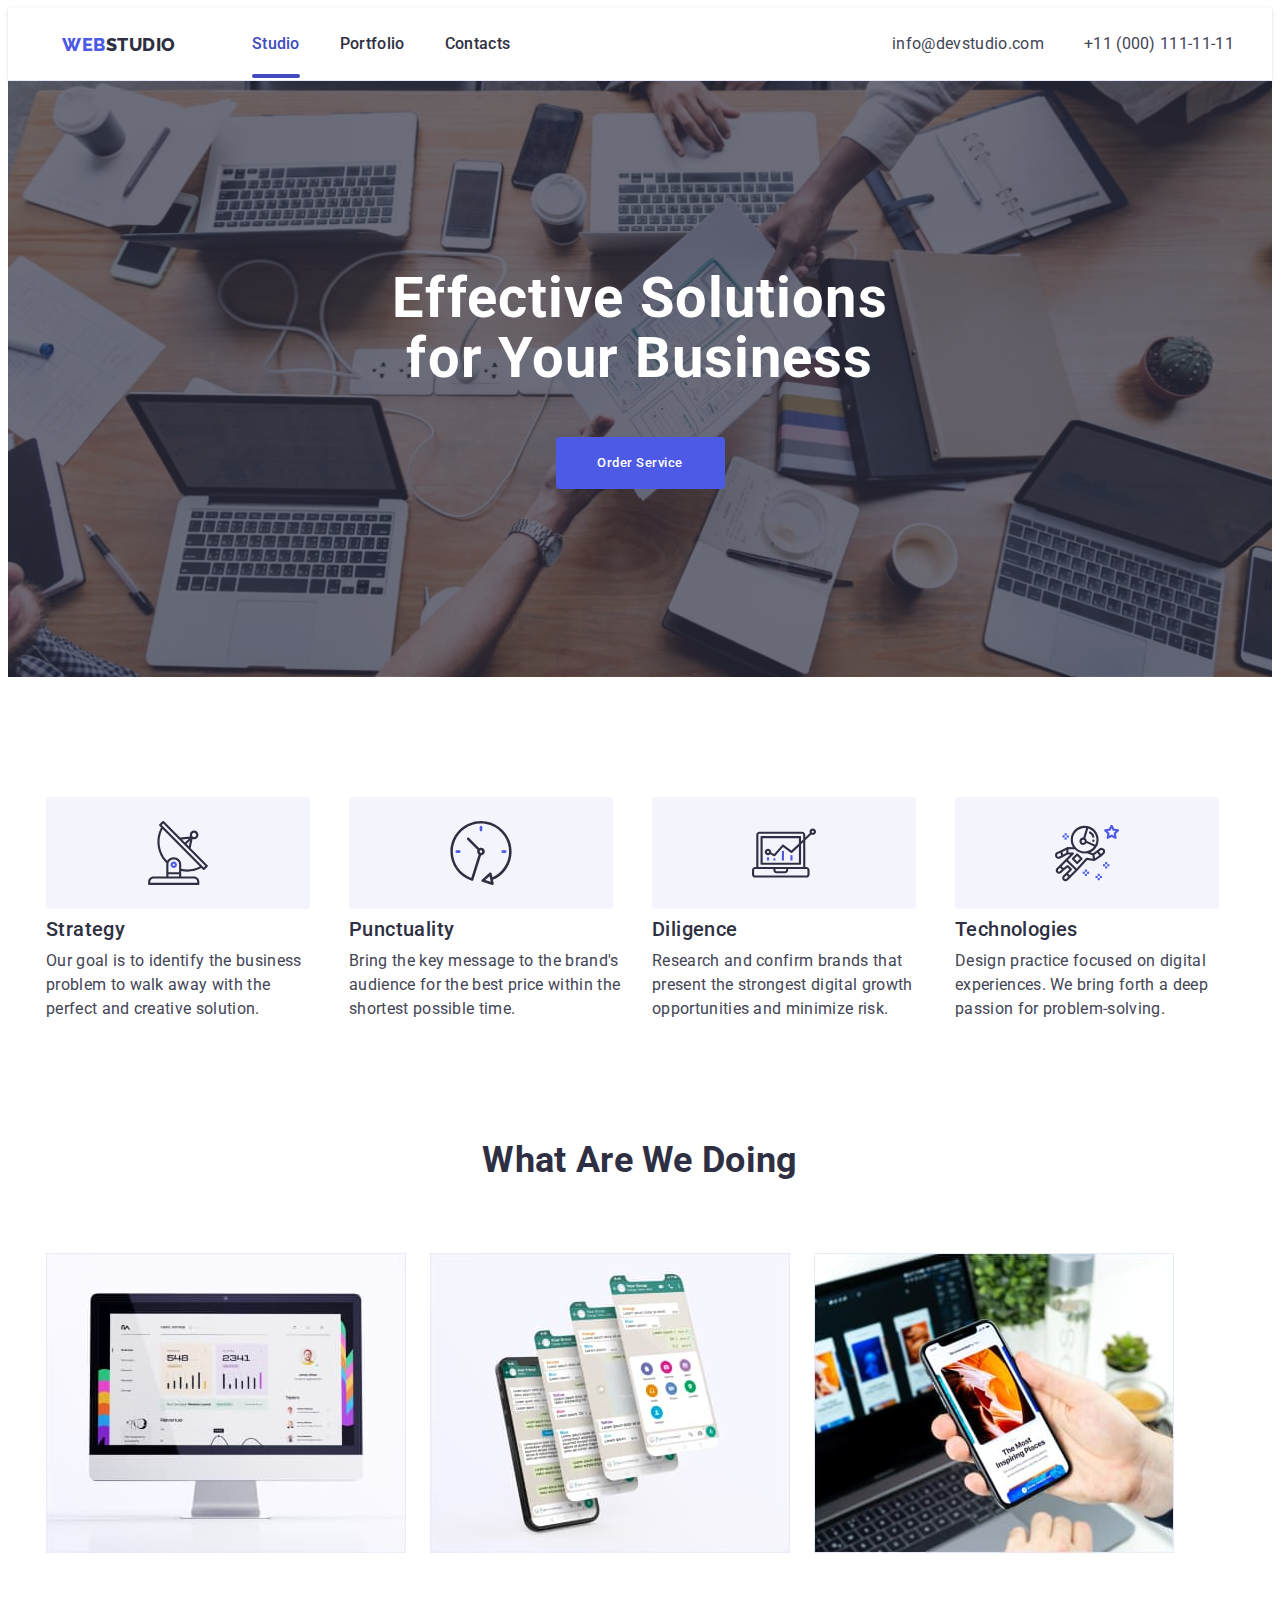
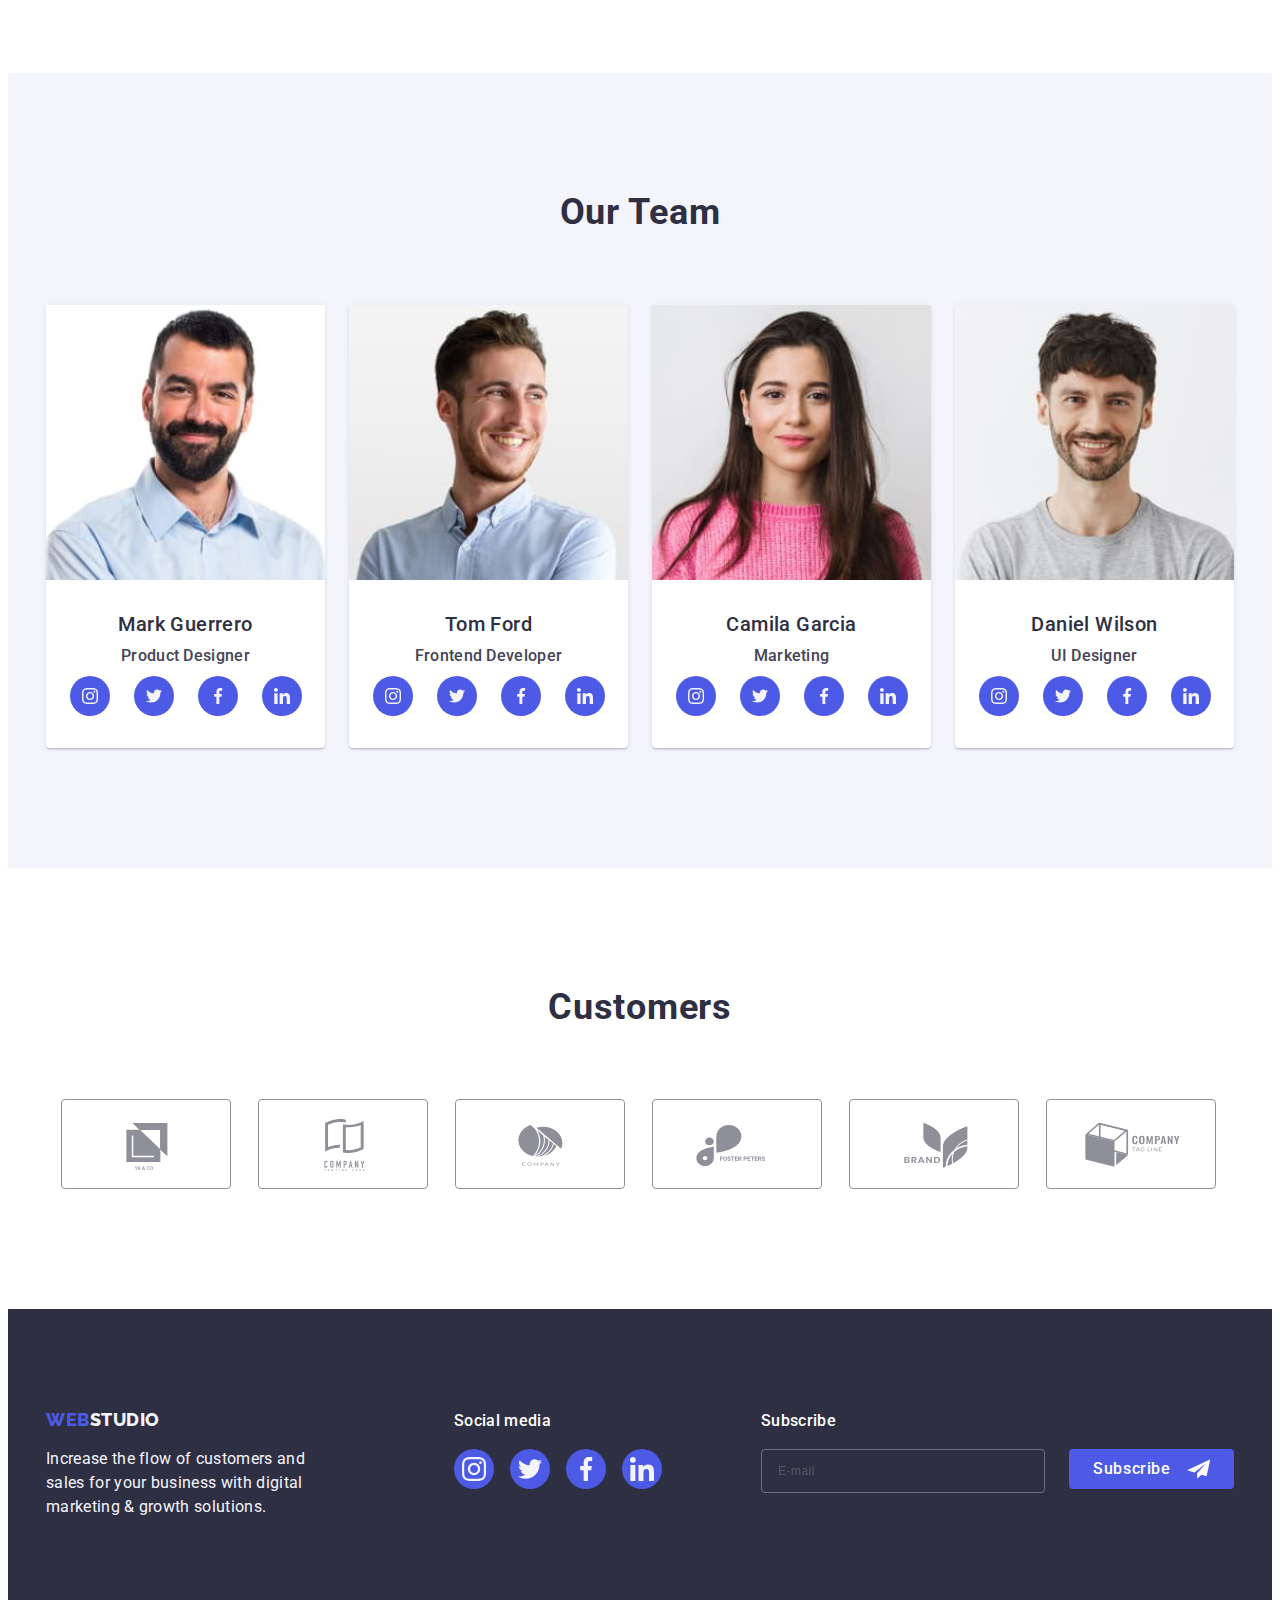
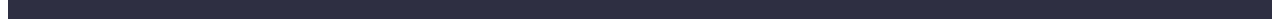
<file: index.html>
<!DOCTYPE html>
<html lang="en">

<head>
  <meta charset="UTF-8" />
  <meta http-equiv="X-UA-Compatible" content="IE=edge" />
  <meta name="viewport" content="width=device-width, initial-scale=1.0" />
  <link rel="preconnect" href="https://fonts.googleapis.com" />
  <link rel="preconnect" href="https://fonts.gstatic.com" crossorigin />
  <link href="https://fonts.googleapis.com/css2?family=Raleway:wght@800&family=Roboto:wght@400;500;700;900&display=swap"
    rel="stylesheet" />
  <link rel="icon" type="images/x-icon" href="./images/web.svg" />
  <title>WebStudio</title>
  <link rel="stylesheet" href="https://cdnjs.cloudflare.com/ajax/libs/modern-normalize/2.0.0/modern-normalize.min.css"
    integrity="sha512-4xo8blKMVCiXpTaLzQSLSw3KFOVPWhm/TRtuPVc4WG6kUgjH6J03IBuG7JZPkcWMxJ5huwaBpOpnwYElP/m6wg=="
    crossorigin="anonymous" referrerpolicy="no-referrer" />
  <link rel="stylesheet" href="./css/styles.css" />
  <link rel="stylesheet" href="./css/media.css" />
</head>

<body>
  <!---------------------------- HEADER ------------------------------------>
  <header class="header">
    <div class="container header-container">
      <nav class="header-list">
        <a href="./index.html" class="header-logo link">Web<span class="header-logo-span">Studio</span></a>
        <ul class="header-menu list">
          <li>
            <a href="./index.html" class="header-menu-link link current">Studio</a>
          </li>
          <li>
            <a href="./portfolio.html" class="header-menu-link link">Portfolio</a>
          </li>
          <li>
            <a href="" class="header-menu-link link">Contacts</a>
          </li>
        </ul>
      </nav>

      <address class="header-address">
        <ul class="header-address-list list">
          <li>
            <a href="mailto:info@devstudio.com" class="header-address-item link">info@devstudio.com</a>
          </li>
          <li>
            <a href="tel:+110001111111" class="header-address-item link">+11 (000) 111-11-11</a>
          </li>
        </ul>
      </address>
      <button type="button" class="open-menu-button" data-menu-open>
        <svg class="header-hamburger-icon" width="32" height="22">
          <use href="./images/icons.svg#icon-hamburger"></use>
        </svg>
      </button>
    </div>
    <!-- MOB MENU -->
    <div class="mob-menu is-hidden" data-menu>
      <button type="button" class="close-menu-button" data-menu-close>
        <svg class="header-hamburger-icon" width="8" height="8">
          <use href="./images/icons.svg#icon-close-cross"></use>
        </svg>
      </button>
      <ul class="mob-menu-list">
        <li>
          <a href="./index.html" class="mob-menu-link mob-current">Studio</a>
        </li>
        <li>
          <a href="./portfolio.html" class="mob-menu-link">Portfolio</a>
        </li>
        <li>
          <a href="" class="mob-menu-link">Contacts</a>
        </li>
      </ul>
      <div class="mob-menu-wrap">
        <address class="mob-address">
          <ul class="mob-address-list list">
            <li>
              <a href="tel:+110001111111" class="mob-address-tel link">+11 (000) 111-11-11</a>
            </li>
            <li>
              <a href="mailto:info@devstudio.com" class="mob-address-email link">info@devstudio.com</a>
            </li>
          </ul>
        </address>
        <ul class="mob-soc-list">
          <li class="mob-soc-item">
            <a href="" aria-label="instagram" target="_blank" rel="noopener noreferrer" class="mob-soc-link">
              <svg class="mob-soc-icon" width="16" height="16">
                <use href="./images/icons.svg#icon-instagram"></use>
              </svg>
            </a>
          </li>
          <li class="mob-soc-item">
            <a href="" aria-label="twitter" target="_blank" rel="noopener noreferrer" class="mob-soc-link">
              <svg class="mob-soc-icon" width="16" height="16">
                <use href="./images/icons.svg#icon-twitter"></use>
              </svg>
            </a>
          </li>
          <li class="mob-soc-item">
            <a href="" aria-label="facebook" target="_blank" rel="noopener noreferrer" class="mob-soc-link">
              <svg class="mob-soc-icon" width="16" height="16">
                <use href="./images/icons.svg#icon-facebook"></use>
              </svg>
            </a>
          </li>
          <li class="mob-soc-item">
            <a href="" aria-label="linkedin" target="_blank" rel="noopener noreferrer" class="mob-soc-link">
              <svg class="mob-soc-icon" width="16" height="16">
                <use href="./images/icons.svg#icon-linkedin"></use>
              </svg>
            </a>
          </li>
        </ul>
      </div>
    </div>
  </header>

  <main>
    <!----------------------------------HERO----------------------------------->
    <section class="hero">
      <div class="container">
        <h1 class="hero-title">Effective Solutions for Your Business</h1>
        <button type="button" class="hero-button" data-modal-open>
          Order Service
        </button>
      </div>
    </section>
    <!------------------------------BENEFITS------------------------------------>
    <section class="benefits">
      <div class="container benefits-container">
        <h2 class="benefits-title visually-hidden">Benefits</h2>
        <ul class="benefits-list list">
          <li class="benefits-item">
            <div class="benefits-item-block">
              <svg class="benefits-item-icon" width="64" height="64">
                <use href="./images/icons.svg#icon-antenna"></use>
              </svg>
            </div>
            <h3 class="benefits-subtitle">Strategy</h3>
            <p class="benefits-item-text">
              Our goal is to identify the business problem to walk away with
              the perfect and creative solution.
            </p>
          </li>
          <li class="benefits-item">
            <div class="benefits-item-block">
              <svg class="benefits-item-icon" width="64" height="64">
                <use href="./images/icons.svg#icon-clock"></use>
              </svg>
            </div>
            <h3 class="benefits-subtitle">Punctuality</h3>
            <p class="benefits-item-text">
              Bring the key message to the brand's audience for the best price
              within the shortest possible time.
            </p>
          </li>
          <li class="benefits-item">
            <div class="benefits-item-block">
              <svg class="benefits-item-icon" width="64" height="64">
                <use href="./images/icons.svg#icon-diagram"></use>
              </svg>
            </div>
            <h3 class="benefits-subtitle">Diligence</h3>
            <p class="benefits-item-text">
              Research and confirm brands that present the strongest digital
              growth opportunities and minimize risk.
            </p>
          </li>
          <li class="benefits-item">
            <div class="benefits-item-block">
              <svg class="benefits-item-icon" width="64" height="64">
                <use href="./images/icons.svg#icon-astronaut"></use>
              </svg>
            </div>
            <h3 class="benefits-subtitle">Technologies</h3>
            <p class="benefits-item-text">
              Design practice focused on digital experiences. We bring forth a
              deep passion for problem-solving.
            </p>
          </li>
        </ul>
      </div>
    </section>
    <!------------------------------ WORKS----------------------------------->
    <section class="works">
      <div class="container works-container">
        <h2 class="works-title">What are we doing</h2>
        <ul class="works-list list">
          <li class="works-list-item">
            <img srcset="./images/img-1.jpg 1x, ./images/img-1-2x.jpg 2x" src="./images/img-1.jpg"
              alt="browser on desktop" width="360" height="300" />
          </li>
          <li class="works-list-item">
            <img srcset="./images/img-2.jpg 1x, ./images/img-2-2x.jpg 2x" src="./images/img-2.jpg"
              alt="phone application" width="360" height="300" />
          </li>
          <li class="works-list-item">
            <img srcset="./images/img-3.jpg 1x, ./images/img-3-2x.jpg 2x" src="./images/img-3.jpg"
              alt="for telephone and computer" width="360" height="300" />
          </li>
        </ul>
      </div>
    </section>
    <!-------------------------------TEAM------------------------------------->
    <section class="team">
      <div class="container team-container">
        <h2 class="team-title">Our Team</h2>
        <ul class="team-list list">
          <li class="team-item">
            <img class="team-photo" srcset="./images/team-1.jpg 1x, ./images/team-1-2x.jpg 2x" src="./images/team-1.jpg"
              alt="Mark Guerrero`s photo" width="264" />
            <div class="teammate-name">
              <h3 class="team-subtitle">Mark Guerrero</h3>
              <p class="team-text">Product Designer</p>
              <ul class="team-soc-list">
                <li class="team-soc-item">
                  <a href="" aria-label="instagram" target="_blank" rel="noopener noreferrer" class="team-soc-link">
                    <svg class="team-soc-icon" width="16" height="16">
                      <use href="./images/icons.svg#icon-instagram"></use>
                    </svg>
                  </a>
                </li>
                <li class="team-soc-item">
                  <a href="" aria-label="twitter" target="_blank" rel="noopener noreferrer" class="team-soc-link">
                    <svg class="team-soc-icon" width="16" height="16">
                      <use href="./images/icons.svg#icon-twitter"></use>
                    </svg>
                  </a>
                </li>
                <li class="team-soc-item">
                  <a href="" aria-label="facebook" target="_blank" rel="noopener noreferrer" class="team-soc-link">
                    <svg class="team-soc-icon" width="16" height="16">
                      <use href="./images/icons.svg#icon-facebook"></use>
                    </svg>
                  </a>
                </li>
                <li class="team-soc-item">
                  <a href="" aria-label="linkedin" target="_blank" rel="noopener noreferrer" class="team-soc-link">
                    <svg class="team-soc-icon" width="16" height="16">
                      <use href="./images/icons.svg#icon-linkedin"></use>
                    </svg>
                  </a>
                </li>
              </ul>
            </div>
          </li>

          <li class="team-item">
            <img class="team-photo" srcset="./images/team-2.jpg 1x, ./images/team-2-2x.jpg 2x" src="./images/team-2.jpg"
              alt="Tom Ford`s photo" width="264" />
            <div class="teammate-name">
              <h3 class="team-subtitle">Tom Ford</h3>
              <p class="team-text">Frontend Developer</p>
              <ul class="team-soc-list">
                <li class="team-soc-item">
                  <a href="" aria-label="instagram" target="_blank" rel="noopener noreferrer" class="team-soc-link">
                    <svg class="team-soc-icon" width="16" height="16">
                      <use href="./images/icons.svg#icon-instagram"></use>
                    </svg>
                  </a>
                </li>
                <li class="team-soc-item">
                  <a href="" aria-label="twitter" target="_blank" rel="noopener noreferrer" class="team-soc-link">
                    <svg class="team-soc-icon" width="16" height="16">
                      <use href="./images/icons.svg#icon-twitter"></use>
                    </svg>
                  </a>
                </li>
                <li class="team-soc-item">
                  <a href="" aria-label="facebook" target="_blank" rel="noopener noreferrer" class="team-soc-link">
                    <svg class="team-soc-icon" width="16" height="16">
                      <use href="./images/icons.svg#icon-facebook"></use>
                    </svg>
                  </a>
                </li>
                <li class="team-soc-item">
                  <a href="" aria-label="linkedin" target="_blank" rel="noopener noreferrer" class="team-soc-link">
                    <svg class="team-soc-icon" width="16" height="16">
                      <use href="./images/icons.svg#icon-linkedin"></use>
                    </svg>
                  </a>
                </li>
              </ul>
            </div>
          </li>
          <li class="team-item">
            <img class="team-photo" srcset="./images/team-3.jpg 1x, ./images/team-3-2x.jpg 2x" src="./images/team-3.jpg"
              alt="Camila Garcia`s photo" width="264" />
            <div class="teammate-name">
              <h3 class="team-subtitle">Camila Garcia</h3>
              <p class="team-text">Marketing</p>
              <ul class="team-soc-list">
                <li class="team-soc-item">
                  <a href="" aria-label="instagram" target="_blank" rel="noopener noreferrer" class="team-soc-link">
                    <svg class="team-soc-icon" width="16" height="16">
                      <use href="./images/icons.svg#icon-instagram"></use>
                    </svg>
                  </a>
                </li>
                <li class="team-soc-item">
                  <a href="" aria-label="twitter" target="_blank" rel="noopener noreferrer" class="team-soc-link">
                    <svg class="team-soc-icon" width="16" height="16">
                      <use href="./images/icons.svg#icon-twitter"></use>
                    </svg>
                  </a>
                </li>
                <li class="team-soc-item">
                  <a href="" aria-label="facebook" target="_blank" rel="noopener noreferrer" class="team-soc-link">
                    <svg class="team-soc-icon" width="16" height="16">
                      <use href="./images/icons.svg#icon-facebook"></use>
                    </svg>
                  </a>
                </li>
                <li class="team-soc-item">
                  <a href="" aria-label="linkedin" target="_blank" rel="noopener noreferrer" class="team-soc-link">
                    <svg class="team-soc-icon" width="16" height="16">
                      <use href="./images/icons.svg#icon-linkedin"></use>
                    </svg>
                  </a>
                </li>
              </ul>
            </div>
          </li>
          <li class="team-item">
            <img class="team-photo" srcset="./images/team-4.jpg 1x, ./images/team-4-2x.jpg 2x" src="./images/team-4.jpg"
              alt="Daniel Wilson`s photo" width="264" />
            <div class="teammate-name">
              <h3 class="team-subtitle">Daniel Wilson</h3>
              <p class="team-text">UI Designer</p>
              <ul class="team-soc-list">
                <li class="team-soc-item">
                  <a href="" aria-label="instagram" target="_blank" rel="noopener noreferrer" class="team-soc-link">
                    <svg class="team-soc-icon" width="16" height="16">
                      <use href="./images/icons.svg#icon-instagram"></use>
                    </svg>
                  </a>
                </li>
                <li class="team-soc-item">
                  <a href="" aria-label="twitter" target="_blank" rel="noopener noreferrer" class="team-soc-link">
                    <svg class="team-soc-icon" width="16" height="16">
                      <use href="./images/icons.svg#icon-twitter"></use>
                    </svg>
                  </a>
                </li>
                <li class="team-soc-item">
                  <a href="" aria-label="facebook" target="_blank" rel="noopener noreferrer" class="team-soc-link">
                    <svg class="team-soc-icon" width="16" height="16">
                      <use href="./images/icons.svg#icon-facebook"></use>
                    </svg>
                  </a>
                </li>
                <li class="team-soc-item">
                  <a href="" aria-label="linkedin" target="_blank" rel="noopener noreferrer" class="team-soc-link">
                    <svg class="team-soc-icon" width="16" height="16">
                      <use href="./images/icons.svg#icon-linkedin"></use>
                    </svg>
                  </a>
                </li>
              </ul>
            </div>
          </li>
        </ul>
      </div>
    </section>
    <!------------------------------ CUSTOMERS --------------------------------->
    <section class="customers">
      <div class="container">
        <h2 class="customers-title">Customers</h2>
        <ul class="customers-list">
          <li class="customers-item">
            <a href="" class="customers-item-link" target="_blank" rel="noopener noreferrer">
              <svg class="customers-item-icon" width="104" height="56">
                <use href="./images/icons.svg#icon-logo-1"></use>
              </svg>
            </a>
          </li>
          <li class="customers-item">
            <a href="" class="customers-item-link" target="_blank" rel="noopener noreferrer">
              <svg class="customers-item-icon" width="104" height="56">
                <use href="./images/icons.svg#icon-logo-2"></use>
              </svg></a>
          </li>
          <li class="customers-item">
            <a href="" class="customers-item-link" target="_blank" rel="noopener noreferrer">
              <svg class="customers-item-icon" width="104" height="56">
                <use href="./images/icons.svg#icon-logo-3"></use>
              </svg></a>
          </li>
          <li class="customers-item">
            <a href="" class="customers-item-link" target="_blank" rel="noopener noreferrer">
              <svg class="customers-item-icon" width="104" height="56">
                <use href="./images/icons.svg#icon-logo-4"></use>
              </svg></a>
          </li>
          <li class="customers-item">
            <a href="" class="customers-item-link" target="_blank" rel="noopener noreferrer">
              <svg class="customers-item-icon" width="104" height="56">
                <use href="./images/icons.svg#icon-logo-5"></use>
              </svg></a>
          </li>
          <li class="customers-item">
            <a href="" class="customers-item-link" target="_blank" rel="noopener noreferrer">
              <svg class="customers-item-icon" width="104" height="56">
                <use href="./images/icons.svg#icon-logo-6"></use>
              </svg></a>
          </li>
        </ul>
      </div>
    </section>
  </main>
  <!--------------------------------FOOTER------------------------------------->
  <footer class="footer">
    <div class="container footer-container">
      <div class="footer-general">
        <a href="./index.html" class="footer-logo link">Web<span class="footer-logo-span">Studio</span></a>
        <p class="footer-text">
          Increase the flow of customers and sales for your business with
          digital marketing & growth solutions.
        </p>
      </div>

      <div class="footer-social">
        <p class="footer-social-text">Social media</p>
        <ul class="footer-soc-list">
          <li class="footer-soc-item">
            <a href="" aria-label="instagram" target="_blank" rel="noopener noreferrer" class="footer-soc-link">
              <svg class="footer-soc-icon" width="24" height="24">
                <use href="./images/icons.svg#icon-instagram"></use>
              </svg>
            </a>
          </li>
          <li class="footer-soc-item">
            <a href="" aria-label="twitter" target="_blank" rel="noopener noreferrer" class="footer-soc-link">
              <svg class="footer-soc-icon" width="24" height="24">
                <use href="./images/icons.svg#icon-twitter"></use>
              </svg>
            </a>
          </li>
          <li class="footer-soc-item">
            <a href="" aria-label="facebook" target="_blank" rel="noopener noreferrer" class="footer-soc-link">
              <svg class="footer-soc-icon" width="24" height="24">
                <use href="./images/icons.svg#icon-facebook"></use>
              </svg>
            </a>
          </li>
          <li class="footer-soc-item">
            <a href="" aria-label="linkedin" target="_blank" rel="noopener noreferrer" class="footer-soc-link">
              <svg class="footer-soc-icon" width="24" height="24">
                <use href="./images/icons.svg#icon-linkedin"></use>
              </svg>
            </a>
          </li>
        </ul>
      </div>
      <div class="footer-subs-wrap">
        <p class="footer-subscribe-text">Subscribe</p>
        <form class="footer-subscribe">
          <label for="subscribe-email" class="footer-subscribe-label">
            <input type="email" id="subscribe-email" class="footer-subscribe-input" placeholder="E-mail"
              name="subscribe-email" />
          </label>
          <button type="submit" class="footer-subscribe-button">
            Subscribe
            <svg class="footer-subscribe-icon" width="24" height="24">
              <use href="./images/icons.svg#icon-subscribe"></use>
            </svg>
          </button>
        </form>
      </div>
    </div>
  </footer>
  <!----------------------------------MODAL------------------------------------>
  <div class="backdrop is-hidden" data-modal>
    <div class="modal-wrapper">
      <button type="button" class="modal-button" data-modal-close>
        <svg width="8" height="8" class="modal-button-icon">
          <use href="./images/icons.svg#icon-close-cross"></use>
        </svg>
      </button>
      <p class="modal-title">Leave your contacts and we will call you back</p>
      <form class="order-modal">
        <div class="modal-field">
          <label for="user-name" class="modal-label">Name</label>
          <div class="input-wrap">
            <input id="user-name" type="text" autocomplete="on" class="modal-input" name="user-name" autofocus />
            <svg width="18" height="24" class="input-icon">
              <use href="./images/icons.svg#icon-person"></use>
            </svg>
          </div>
        </div>
        <div class="modal-field">
          <label for="user-tel" class="modal-label">Phone</label>
          <div class="input-wrap">
            <input id="user-tel" type="tel" autocomplete="on" class="modal-input" name="user-tel" />
            <svg width="18" height="24" class="input-icon">
              <use href="./images/icons.svg#icon-phone"></use>
            </svg>
          </div>
        </div>
        <div class="modal-field">
          <label for="modal-input" class="modal-label">Email</label>
          <div class="input-wrap">
            <input id="modal-input" type="email" autocomplete="on" class="modal-input" name="user-email" />
            <svg width="18" height="24" class="input-icon">
              <use href="./images/icons.svg#icon-email"></use>
            </svg>
          </div>
        </div>
        <div class="modal-field-comment">
          <label for="user-comment" class="modal-label">Comment</label>
          <textarea id="user-comment" class="modal-textarea" name="user-comment" placeholder="Text input"></textarea>
        </div>
        <div class="modal-field-checkbox">
          <input type="checkbox" name="user-privacy" id="user-privacy" class="input-check visually-hidden"
            value="true" />
          <label for="user-privacy" class="check-text">
            <span class="user-privacy-span">
              <svg width="10" height="8" class="modal-check-icon">
                <use href="./images/icons.svg#icon-accept"></use>
              </svg>
            </span>
            I accept the terms and conditions of the
            <a href="" class="check-link" target="_blank">Privacy Policy</a>
          </label>
        </div>
        <button type="submit" class="modal-check-button">Send</button>
      </form>
    </div>
  </div>
  <script src="./js/modal.js"></script>
  <script src="./js/mobile-menu.js"></script>
</body>

</html>
</file>
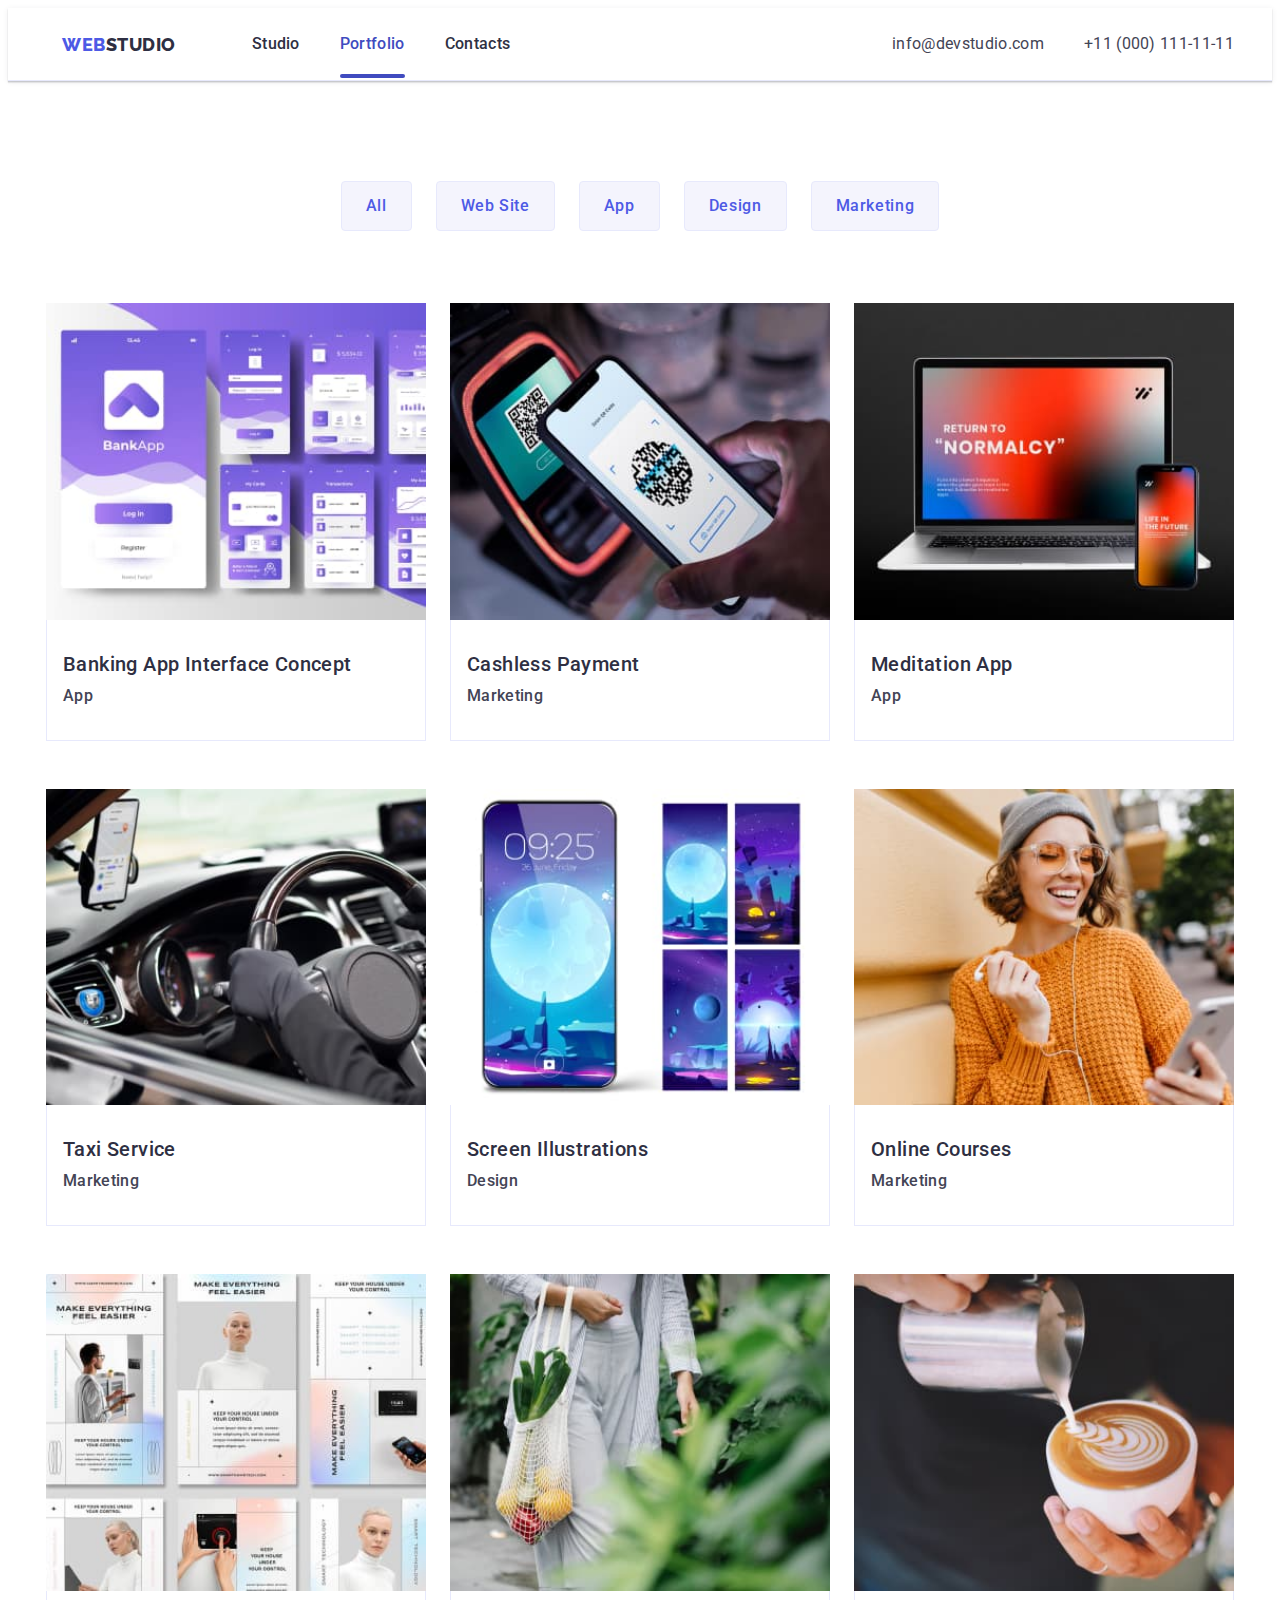
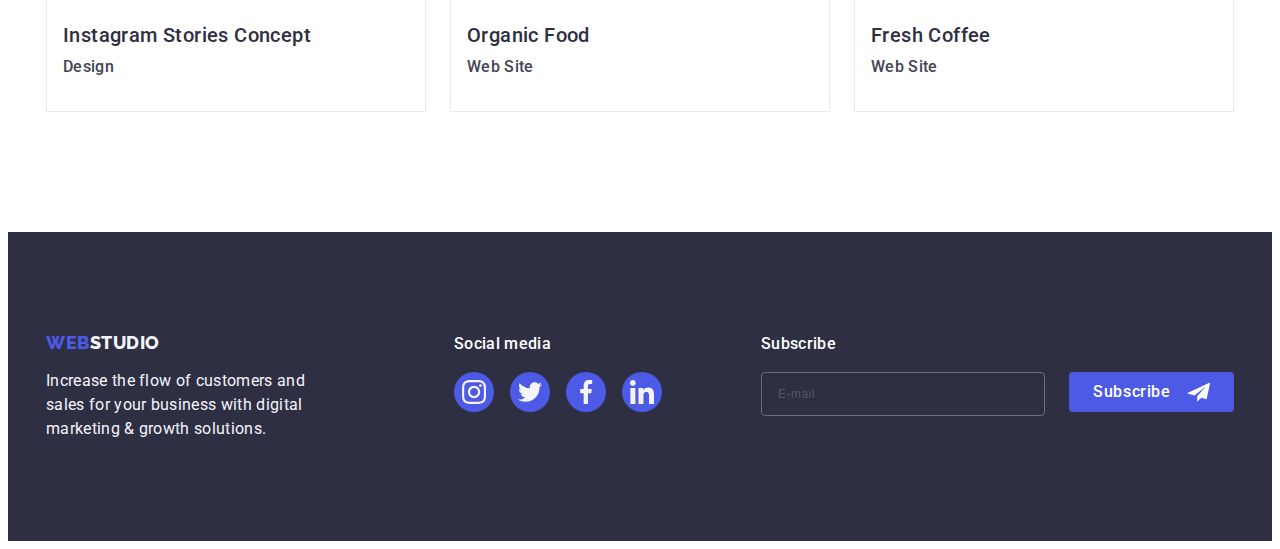
<file: portfolio.html>
<!DOCTYPE html>
<html lang="en">

<head>
  <meta charset="UTF-8" />
  <meta http-equiv="X-UA-Compatible" content="IE=edge" />
  <meta name="viewport" content="width=device-width, initial-scale=1.0" />
  <link rel="preconnect" href="https://fonts.googleapis.com" />
  <link rel="preconnect" href="https://fonts.gstatic.com" crossorigin />
  <link href="https://fonts.googleapis.com/css2?family=Raleway:wght@800&family=Roboto:wght@400;500;700;900&display=swap"
    rel="stylesheet" />
  <link rel="icon" type="images/x-icon" href="./images/web.svg" />
  <title>Portfolio WebStudio</title>
  <link rel="stylesheet" href="https://cdnjs.cloudflare.com/ajax/libs/modern-normalize/2.0.0/modern-normalize.min.css"
    integrity="sha512-4xo8blKMVCiXpTaLzQSLSw3KFOVPWhm/TRtuPVc4WG6kUgjH6J03IBuG7JZPkcWMxJ5huwaBpOpnwYElP/m6wg=="
    crossorigin="anonymous" referrerpolicy="no-referrer" />
  <link rel="stylesheet" href="./css/styles.css" />
  <link rel="stylesheet" href="./css/media.css" />
</head>

<body>
  <!---------------------------- HEADER ------------------------------------>
  <header class="header">
    <div class="container header-container">
      <nav class="header-list">
        <a href="./index.html" class="header-logo link">Web<span class="header-logo-span">Studio</span></a>
        <ul class="header-menu list">
          <li>
            <a href="./index.html" class="header-menu-link link">Studio</a>
          </li>
          <li>
            <a href="./portfolio.html" class="header-menu-link link current">Portfolio</a>
          </li>
          <li>
            <a href="" class="header-menu-link link">Contacts</a>
          </li>
        </ul>
      </nav>

      <address class="header-address">
        <ul class="header-address-list list">
          <li>
            <a href="mailto:info@devstudio.com" class="header-address-item link">info@devstudio.com</a>
          </li>
          <li>
            <a href="tel:+110001111111" class="header-address-item link">+11 (000) 111-11-11</a>
          </li>
        </ul>
      </address>
      <button type="button" class="open-menu-button" data-menu-open>
        <svg class="header-hamburger-icon" width="32" height="22">
          <use href="./images/icons.svg#icon-hamburger"></use>
        </svg>
      </button>
    </div>

    <!---------------------------- MOB MENU ------------------------------------>
    <div class="mob-menu is-hidden" data-menu>
      <button type="button" class="close-menu-button" data-menu-close>
        <svg class="header-hamburger-icon" width="8" height="8">
          <use href="./images/icons.svg#icon-close-cross"></use>
        </svg>
      </button>
      <ul class="mob-menu-list">
        <li>
          <a href="./index.html" class="mob-menu-link ">Studio</a>
        </li>
        <li>
          <a href="./portfolio.html" class="mob-menu-link mob-current">Portfolio</a>
        </li>
        <li>
          <a href="" class="mob-menu-link">Contacts</a>
        </li>
      </ul>
      <div class="mob-menu-wrap">
        <address class="mob-address">
          <ul class="mob-address-list list">
            <li>
              <a href="tel:+110001111111" class="mob-address-tel link">+11 (000) 111-11-11</a>
            </li>
            <li>
              <a href="mailto:info@devstudio.com" class="mob-address-email link">info@devstudio.com</a>
            </li>
          </ul>
        </address>
        <ul class="mob-soc-list">
          <li class="mob-soc-item">
            <a href="" aria-label="instagram" target="_blank" rel="noopener noreferrer" class="mob-soc-link">
              <svg class="mob-soc-icon" width="16" height="16">
                <use href="./images/icons.svg#icon-instagram"></use>
              </svg>
            </a>
          </li>
          <li class="mob-soc-item">
            <a href="" aria-label="twitter" target="_blank" rel="noopener noreferrer" class="mob-soc-link">
              <svg class="mob-soc-icon" width="16" height="16">
                <use href="./images/icons.svg#icon-twitter"></use>
              </svg>
            </a>
          </li>
          <li class="mob-soc-item">
            <a href="" aria-label="facebook" target="_blank" rel="noopener noreferrer" class="mob-soc-link">
              <svg class="mob-soc-icon" width="16" height="16">
                <use href="./images/icons.svg#icon-facebook"></use>
              </svg>
            </a>
          </li>
          <li class="mob-soc-item">
            <a href="" aria-label="linkedin" target="_blank" rel="noopener noreferrer" class="mob-soc-link">
              <svg class="mob-soc-icon" width="16" height="16">
                <use href="./images/icons.svg#icon-linkedin"></use>
              </svg>
            </a>
          </li>
        </ul>
      </div>
    </div>
  </header>

  <main>
    <!-------------------------------- PORTFOLIO ------------------------------------->
    <section class="portfolio">
      <div class="container portfolio-container">
        <h1 class="portfolio-title visually-hidden">Our projects</h1>

        <ul class="portfolio-list list">
          <li class="portfolio-list-item">
            <button type="button" class="portfolio-button">All</button>
          </li>
          <li class="portfolio-list-item">
            <button type="button" class="portfolio-button">Web Site</button>
          </li>
          <li class="portfolio-list-item">
            <button type="button" class="portfolio-button">App</button>
          </li>
          <li class="portfolio-list-item">
            <button type="button" class="portfolio-button">Design</button>
          </li>
          <li class="portfolio-list-item">
            <button type="button" class="portfolio-button">Marketing</button>
          </li>
        </ul>

        <ul class="projects list">
          <li class="projects-item">
            <a href="" class="projects-link link">
              <div class="portfolio-cover">
                <img srcset="
                  ./images/portfolio/port-1.jpg 1x,
                  ./images/portfolio/port-1-2x.jpg 2x
                " src="./images/portfolio/port-1.jpg" alt="App interface" width="360" height="300" />
                <p class="portfolio-cover-text">
                  14 Stylish and User-Friendly App Design Concepts · Task
                  Manager App · Calorie Tracker App · Exotic Fruit Ecommerce
                  App · Cloud Storage App
                </p>
              </div>
              <div class="projects-text-cont">
                <h2 class="projects-title">Banking App Interface Concept</h2>
                <p class="projects-text">App</p>
              </div>
            </a>
          </li>

          <li class="projects-item">
            <a href="" class="projects-link link">
              <div class="portfolio-cover">
                <img srcset="
                  ./images/portfolio/port-2.jpg 1x,
                  ./images/portfolio/port-2-2x.jpg 2x
                " src="./images/portfolio/port-2.jpg" alt="Cashless payment" width="360" height="300" />
                <p class="portfolio-cover-text">
                  14 Stylish and User-Friendly App Design Concepts · Task
                  Manager App · Calorie Tracker App · Exotic Fruit Ecommerce
                  App · Cloud Storage App
                </p>
              </div>
              <div class="projects-text-cont">
                <h2 class="projects-title">Cashless Payment</h2>
                <p class="projects-text">Marketing</p>
              </div>
            </a>
          </li>

          <li class="projects-item">
            <a href="" class="projects-link link">
              <div class="portfolio-cover">
                <img srcset="
                  ./images/portfolio/port-3.jpg 1x,
                  ./images/portfolio/port-3-2x.jpg 2x
                " src="./images/portfolio/port-3.jpg" alt="Telephone and computer App" width="360" height="300" />
                <p class="portfolio-cover-text">
                  14 Stylish and User-Friendly App Design Concepts · Task
                  Manager App · Calorie Tracker App · Exotic Fruit Ecommerce
                  App · Cloud Storage App
                </p>
              </div>
              <div class="projects-text-cont">
                <h2 class="projects-title">Meditation App</h2>
                <p class="projects-text">App</p>
              </div>
            </a>
          </li>

          <li class="projects-item">
            <a href="" class="projects-link link">
              <div class="portfolio-cover">
                <img srcset="
                  ./images/portfolio/port-4.jpg 1x,
                  ./images/portfolio/port-4-2x.jpg 2x
                " src="./images/portfolio/port-4.jpg" alt="Inside car" width="360" height="300" />
                <p class="portfolio-cover-text">
                  14 Stylish and User-Friendly App Design Concepts · Task
                  Manager App · Calorie Tracker App · Exotic Fruit Ecommerce
                  App · Cloud Storage App
                </p>
              </div>
              <div class="projects-text-cont">
                <h2 class="projects-title">Taxi Service</h2>
                <p class="projects-text">Marketing</p>
              </div>
            </a>
          </li>

          <li class="projects-item">
            <a href="" class="projects-link link">
              <div class="portfolio-cover">
                <img srcset="
                  ./images/portfolio/port-5.jpg 1x,
                  ./images/portfolio/port-5-2x.jpg 2x
                " src="./images/portfolio/port-5.jpg" alt="Walpapers and themes for desktop" width="360"
                  height="300" />
                <p class="portfolio-cover-text">
                  14 Stylish and User-Friendly App Design Concepts · Task
                  Manager App · Calorie Tracker App · Exotic Fruit Ecommerce
                  App · Cloud Storage App
                </p>
              </div>
              <div class="projects-text-cont">
                <h2 class="projects-title">Screen Illustrations</h2>
                <p class="projects-text">Design</p>
              </div>
            </a>
          </li>

          <li class="projects-item">
            <a href="" class="projects-link link">
              <div class="portfolio-cover">
                <img srcset="
                  ./images/portfolio/port-6.jpg 1x,
                  ./images/portfolio/port-6-2x.jpg 2x
                " src="./images/portfolio/port-6.jpg" alt="Girl with telephone" width="360" height="300" />
                <p class="portfolio-cover-text">
                  14 Stylish and User-Friendly App Design Concepts · Task
                  Manager App · Calorie Tracker App · Exotic Fruit Ecommerce
                  App · Cloud Storage App
                </p>
              </div>
              <div class="projects-text-cont">
                <h2 class="projects-title">Online Courses</h2>
                <p class="projects-text">Marketing</p>
              </div>
            </a>
          </li>

          <li class="projects-item">
            <a href="" class="projects-link link">
              <div class="portfolio-cover">
                <img srcset="
                  ./images/portfolio/port-7.jpg 1x,
                  ./images/portfolio/port-7-2x.jpg 2x
                " src="./images/portfolio/port-7.jpg" alt="Designs for stories" width="360" height="300" />
                <p class="portfolio-cover-text">
                  14 Stylish and User-Friendly App Design Concepts · Task
                  Manager App · Calorie Tracker App · Exotic Fruit Ecommerce
                  App · Cloud Storage App
                </p>
              </div>
              <div class="projects-text-cont">
                <h2 class="projects-title">Instagram Stories Concept</h2>
                <p class="projects-text">Design</p>
              </div>
            </a>
          </li>

          <li class="projects-item">
            <a href="" class="projects-link link">
              <div class="portfolio-cover">
                <img srcset="
                  ./images/portfolio/port-8.jpg 1x,
                  ./images/portfolio/port-8-2x.jpg 2x
                " src="./images/portfolio/port-8.jpg" alt="Girl with shopper" width="360" height="300" />
                <p class="portfolio-cover-text">
                  14 Stylish and User-Friendly App Design Concepts · Task
                  Manager App · Calorie Tracker App · Exotic Fruit Ecommerce
                  App · Cloud Storage App
                </p>
              </div>
              <div class="projects-text-cont">
                <h2 class="projects-title">Organic Food</h2>
                <p class="projects-text">Web Site</p>
              </div>
            </a>
          </li>

          <li class="projects-item">
            <a href="" class="projects-link link">
              <div class="portfolio-cover">
                <img srcset="
                  ./images/portfolio/port-9.jpg 1x,
                  ./images/portfolio/port-9-2x.jpg 2x
                " src="./images/portfolio/port-9.jpg" alt="Cup of coffee" width="360" height="300" />
                <p class="portfolio-cover-text">
                  14 Stylish and User-Friendly App Design Concepts · Task
                  Manager App · Calorie Tracker App · Exotic Fruit Ecommerce
                  App · Cloud Storage App
                </p>
              </div>
              <div class="projects-text-cont">
                <h2 class="projects-title">Fresh Coffee</h2>
                <p class="projects-text">Web Site</p>
              </div>
            </a>
          </li>
        </ul>
      </div>
    </section>
  </main>

  <!--------------------------------FOOTER------------------------------------->
  <footer class="footer">
    <div class="container footer-container">
      <div class="footer-general">
        <a href="./index.html" class="footer-logo link">Web<span class="footer-logo-span">Studio</span></a>
        <p class="footer-text">
          Increase the flow of customers and sales for your business with
          digital marketing & growth solutions.
        </p>
      </div>

      <div class="footer-social">
        <p class="footer-social-text">Social media</p>
        <ul class="footer-soc-list">
          <li class="footer-soc-item">
            <a href="" aria-label="instagram" target="_blank" rel="noopener noreferrer" class="footer-soc-link">
              <svg class="footer-soc-icon" width="24" height="24">
                <use href="./images/icons.svg#icon-instagram"></use>
              </svg>
            </a>
          </li>
          <li class="footer-soc-item">
            <a href="" aria-label="twitter" target="_blank" rel="noopener noreferrer" class="footer-soc-link">
              <svg class="footer-soc-icon" width="24" height="24">
                <use href="./images/icons.svg#icon-twitter"></use>
              </svg>
            </a>
          </li>
          <li class="footer-soc-item">
            <a href="" aria-label="facebook" target="_blank" rel="noopener noreferrer" class="footer-soc-link">
              <svg class="footer-soc-icon" width="24" height="24">
                <use href="./images/icons.svg#icon-facebook"></use>
              </svg>
            </a>
          </li>
          <li class="footer-soc-item">
            <a href="" aria-label="linkedin" target="_blank" rel="noopener noreferrer" class="footer-soc-link">
              <svg class="footer-soc-icon" width="24" height="24">
                <use href="./images/icons.svg#icon-linkedin"></use>
              </svg>
            </a>
          </li>
        </ul>
      </div>
      <div class="footer-subs-wrap">
        <p class="footer-subscribe-text">Subscribe</p>
        <form class="footer-subscribe">
          <label for="subscribe-email" class="footer-subscribe-label">
            <input type="email" id="subscribe-email" class="footer-subscribe-input" placeholder="E-mail"
              name="subscribe-email" />
          </label>
          <button type="submit" class="footer-subscribe-button">
            Subscribe
            <svg class="footer-subscribe-icon" width="24" height="24">
              <use href="./images/icons.svg#icon-subscribe"></use>
            </svg>
          </button>
        </form>
      </div>
    </div>
  </footer>
  <script src="./js/modal.js"></script>
  <script src="./js/mobile-menu.js"></script>

</body>

</html>
</file>
<file: css/styles.css>
:root {
  --logo-footer: #f4f4fd;
  --logo-color-main: #4d5ae5;
  --hero-sect-color: #ffffff;
  --notmain-color: #2e2f42;
  --footer-color-logotext: #f4f4fd;
  --main-color: #434455;
  --button-color: #e7e9fc;
  --hover-focus-color: #404bbf;
  --hover-focus-bgc: #31d0aa;
  --customers-color: #8e8f99;
  --transition-effect: 250ms cubic-bezier(0.4, 0, 0.2, 1);
}

body {
  font-family: Roboto, sans-serif;
  font-style: normal;
  font-weight: 500;
  font-size: 16px;
  line-height: 1.5;
  letter-spacing: 0.02em;
  color: #434455;
  background-color: #ffffff;
  scroll-behavior: smooth;

}

h1,
h2,
h3,
h4,
h5,
h6,
p {
  margin: 0;
}

img {
  display: block;
  max-width: 100%;
  width: 100%;
  height: auto;
}

button {
  cursor: pointer;
  border: none;
  font-family: inherit;
  padding: 0;
  background-color: transparent;
}

ul,
ol {
  list-style: none;
  margin: 0;
  padding-left: 0;
}

a {
  text-decoration: none;
  color: var(--black-color);
  font-style: normal;
}

.container {
  width: 100%;
  padding-left: 15px;
  padding-right: 15px;
  margin: 0 auto;
}

.visually-hidden {
  position: absolute;
  width: 1px;
  height: 1px;
  margin: -1px;
  border: 0;
  padding: 0;
  white-space: nowrap;
  clip-path: inset(100%);
  clip: rect(0 0 0 0);
  overflow: hidden;
}

/** ---------------------HEADER--------------------- */
.header-container {
  display: flex;
  align-items: center;
}

.header {
  border-bottom: 1px solid #e7e9fc;
  box-shadow: 0px 2px 1px rgba(46, 47, 66, 0.08),
    0px 1px 1px rgba(46, 47, 66, 0.16), 0px 1px 6px rgba(46, 47, 66, 0.08);
}

.header-list {
  display: flex;
  align-items: center;
}

.header-logo {
  font-family: 'Raleway', sans-serif;
  font-weight: 800;
  font-size: 18px;
  line-height: 1.17;
  letter-spacing: 0.03em;
  text-transform: uppercase;
  color: var(--logo-color-main);
  margin-right: 76px;
  display: flex;
  align-items: center;
  padding-top: 25.5px;
  padding-bottom: 25.5px;
}

.header-logo.link {
  text-decoration: none;
}

.header-logo-span {
  color: #2e2f42;
}

.header-hamburger-icon {
  stroke: #2e2f42;
}

.header-menu,
.header-address {
  display: none;
}

.open-menu-button {
  display: flex;
  margin-left: auto;
  background-color: transparent;
  border-color: transparent;
}

.mob-menu {
  display: flex;
  flex-direction: column;
  position: fixed;
  width: 100%;
  height: 100%;
  top: 0;
  z-index: 5;
  padding: 80px 35px 40px 40px;
  background: #ffffff;
  box-shadow: 0px 1px 6px 0px rgba(46, 47, 66, 0.08), 0px 1px 1px 0px rgba(46, 47, 66, 0.16), 0px 2px 1px 0px rgba(46, 47, 66, 0.08);
}

.close-menu-button {
  position: absolute;
  top: 24px;
  right: 24px;
  display: flex;
  justify-content: center;
  align-items: center;
  border: 1px solid rgba(46, 47, 66, 0.1);
  border-radius: 50%;
  background: rgba(231, 233, 252, 0.1);
  cursor: pointer;
  width: 24px;
  height: 24px;
}

.header-hamburger-icon {
  stroke: #2e2f42;
}

.mob-menu-list {
  display: flex;
  flex-direction: column;
  gap: 40px;
}

.mob-menu-link {
  font-size: 36px;
  font-weight: 700;
  line-height: 1.11;
  letter-spacing: 0.72px;
  color: #2E2F42;
  text-decoration: none;
}

.mob-current {
  color: var(--hover-focus-color);
}

.mob-menu-wrap {
  display: flex;
  flex-direction: column;
  margin-top: auto;
}

.mob-address {
  margin-top: 40px;
  margin-bottom: 48px;
}

.mob-address-list {
  display: flex;
  flex-direction: column;
  gap: 40px;
}

.mob-address-tel {
  color: var(--logo-color-main);
  font-size: 24px;
  font-weight: 700;
  line-height: 1.11;
  letter-spacing: 0.72px;
  text-decoration: none;
  font-style: normal;
}

.mob-address-email {
  color: var(--main-color);
  font-size: 20px;
  font-weight: 500;
  line-height: 1.2;
  letter-spacing: 0.4px;
  text-decoration: none;
  font-style: normal;
}

.mob-soc-list {
  display: flex;
  gap: 30px;
}

.mob-soc-link {
  width: 40px;
  height: 40px;
  background: var(--logo-color-main);
  border-radius: 50%;
  display: flex;
  align-items: center;
  justify-content: center;
  transition: background-color var(--transition-effect);
}

.mob-soc-icon {
  fill: var(--footer-color-logotext);
}

/** ---------------------HERO SECTION--------------------- */
.hero {
  padding: 112px 0;
  background-color: #2e2f42;
  background-image: linear-gradient(rgba(46, 47, 66, 0.7),
      rgba(46, 47, 66, 0.7)),
    url(../images/mobile-bg.jpg);
  background-repeat: no-repeat;
  background-position: center;
  background-size: cover;
  margin: 0 auto;
  max-width: 1440px;
}

@media (min-device-pixel-ratio: 2),
(min-resolution: 192dpi),
(min-resolution: 2dppx) {
  .hero {
    background-image: linear-gradient(rgba(46, 47, 66, 0.7),
        rgba(46, 47, 66, 0.7)),
      url(../images/mobile-bg-2x.jpg);
  }
}

.hero-title {
  font-weight: 700;
  font-size: 32px;
  line-height: 1.11;
  letter-spacing: 0.02em;
  color: var(--hero-sect-color);
  margin-right: auto;
  margin-left: auto;
  text-align: center;
  margin-bottom: 72px;
  max-width: 320px;
}

.hero-button {
  font-family: inherit;
  font-weight: 500;
  line-height: 1.5;
  letter-spacing: 0.04em;
  color: var(--hero-sect-color);
  background-color: #4d5ae5;
  cursor: pointer;
  padding: 16px 32px;
  border-radius: 4px;
  border: none;
  margin-right: auto;
  margin-left: auto;
  display: block;
  min-width: 169px;
  transition: background-color var(--transition-effect);
}

.hero-button:hover,
.hero-button:focus {
  background-color: #404bbf;
}

/** ---------------------BENEFITS SECTION--------------------- */
.benefits {
  padding: 96px 0;
}

.benefits-list {
  display: flex;
  flex-wrap: wrap;
  gap: 72px;
}

.benefits-item-block {
  display: none;
}

.benefits-item {
  width: 100%;
}

.benefits-subtitle {
  line-height: 1.1;
  letter-spacing: 0.02em;
  color: var(--notmain-color);
  margin-bottom: 8px;
  text-align: center;
  font-size: 36px;
  font-weight: 700;
  text-transform: capitalize;
}

/** ---------------------WORKS--------------------- */
.works {
  display: none;
}

/** ---------------------TEAM SECTION--------------------- */
.team {
  background-color: #f4f4fd;
  padding: 96px 0;
}

.team-title {
  font-weight: 700;
  font-size: 36px;
  line-height: 1.11;
  letter-spacing: 0.02em;
  text-transform: capitalize;
  text-align: center;
  color: var(--notmain-color);
  margin-bottom: 72px;
}

.team-list {
  display: flex;
  flex-wrap: wrap;
  row-gap: 72px;
  justify-content: center;
}

.team-list.list {
  list-style: none;
}

.team-item {
  background-color: #ffffff;
  box-shadow: 0px 1px 6px rgba(46, 47, 66, 0.08),
    0px 1px 1px rgba(46, 47, 66, 0.16), 0px 2px 1px rgba(46, 47, 66, 0.08);
  border-radius: 0px 0px 4px 4px;
  max-width: 264px;
}

.team-photo {
  width: 100%;
  height: auto;
}

.team-subtitle {
  font-weight: 500;
  font-size: 20px;
  line-height: 1.2;
  letter-spacing: 0.02em;
  color: var(--notmain-color);
  margin-bottom: 8px;
  text-align: center;
}

.team-text {
  text-align: center;
  margin-bottom: 8px;
}

.teammate-name {
  min-width: 232px;
  align-items: center;
  padding: 32px 0;
}

.team-soc-list {
  display: flex;
  gap: 24px;
  justify-content: center;
}

.team-soc-item {
  display: flex;
  align-items: center;
  justify-content: center;
}

.team-soc-link {
  width: 40px;
  height: 40px;
  background: var(--logo-color-main);
  border-radius: 50%;
  display: flex;
  align-items: center;
  justify-content: center;
  transition: background-color var(--transition-effect);
}

.team-soc-link:hover {
  background-color: #404bbf;
}

.team-soc-link:focus,
.team-soc-link:active {
  background-color: #404bbf;
}

.team-soc-icon {
  fill: var(--footer-color-logotext);
}

/** ---------------------CUSTOMERS--------------------- */
.customers {
  padding: 96px 0;
}

.customers-title {
  font-weight: 700;
  font-size: 36px;
  line-height: 1.11;
  text-align: center;
  letter-spacing: 0.02em;
  text-transform: capitalize;
  color: var(--notmain-color);
  margin-bottom: 72px;
}

.customers-list {
  display: flex;
  flex-wrap: wrap;
  gap: 72px 16px;
  justify-content: center;
}

.customers-item-link {
  width: 168px;
  height: 88px;
  border: 1px solid var(--customers-color);
  color: var(--customers-color);
  border-radius: 4px;
  display: flex;
  align-items: center;
  justify-content: center;
  border-color: var(--customers-color);
  transition: border-color var(--transition-effect),
    color var(--transition-effect);
}

.customers-item-link:hover {
  color: #404bbf;
  border-color: #404bbf;
}

.customers-item-link:focus {
  color: #404bbf;
  border-color: #404bbf;
}

.customers-item-icon {
  fill: currentColor;
}

/** ---------------------FOOTER--------------------- */
.footer {
  background-color: #2e2f42;
  padding-bottom: 120px;
  padding: 100px 0;
}

.footer-container {
  flex-direction: column;
  align-items: center;
  margin: 0 auto;
  justify-content: center;
}

.footer-general {
  margin-bottom: 72px;
}

.footer-logo {
  font-family: 'Raleway', sans-serif;
  font-weight: 800;
  font-size: 18px;
  line-height: 1.17;
  letter-spacing: 0.03em;
  text-transform: uppercase;
  color: var(--logo-color-main);
  display: block;
}

.footer-logo.link {
  text-decoration: none;
  display: block;
  text-align: center;
  margin-bottom: 16px;
}

.footer-logo-span {
  color: #f4f4fd;
}

.footer-text {
  color: var(--footer-color-logotext);
  max-width: 264px;
  font-weight: 400;
  margin: 0 auto;
}

.footer-social {
  margin-bottom: 72px;
}

.footer-social-text {
  font-weight: 500;
  font-size: 16px;
  line-height: 1.5;
  letter-spacing: 0.02em;
  color: var(--hero-sect-color);
  margin-bottom: 16px;
  text-align: center;
}

.footer-soc-list {
  display: flex;
  gap: 16px;
  justify-content: center;
}

.footer-soc-link {
  width: 40px;
  height: 40px;
  background-color: var(--logo-color-main);
  border-radius: 50%;
  display: flex;
  align-items: center;
  justify-content: center;
  transition: background-color var(--transition-effect);
}

.footer-soc-icon {
  fill: var(--logo-footer);
}

.footer-soc-link:hover,
.footer-soc-link:focus {
  background-color: #31d0aa;
}

.footer-subscribe {
  flex-direction: column;
  gap: 24px;
}

.footer-subscribe-text {
  font-weight: 500;
  font-size: 16px;
  line-height: 1.5;
  letter-spacing: 0.02em;
  color: #FFFFFF;
  margin-bottom: 16px;
  text-align: center;
}

.footer-subscribe-input {
  width: 100%;
  height: 40px;
  padding-left: 16px;
  border: 1px solid #FFFFFF;
  opacity: 0.3;
  background-color: transparent;
  font-size: 12px;
  line-height: 1.5;
  letter-spacing: 0.04em;
  filter: drop-shadow(0px 4px 4px rgba(0, 0, 0, 0.15));
  border-radius: 4px;
  color: #FFFFFF;
  margin-bottom: 16px;

  display: block;
  max-width: 100%;
}

.footer-subscribe-input::placeholder {
  color: rgba(255, 255, 255, 0.6);
}

.footer-subscribe-button {
  font-family: "Roboto", sans-serif;
  font-weight: 500;
  font-size: 16px;
  line-height: 1.5;
  letter-spacing: 0.04em;
  color: #FFFFFF;
  background: #4D5AE5;
  border-radius: 4px;
  border: none;
  max-width: 165px;
  height: 40px;
  padding-left: 24px;
  padding-right: 24px;
  cursor: pointer;
  display: flex;
  align-items: center;
  justify-content: center;
  margin: 0 auto;
  transition: background-color 250ms cubic-bezier(0.4, 0, 0.2, 1);
}

.footer-subscribe-button:hover,
.footer-subscribe-button:focus {
  background: #404BBF;
}

.footer-subscribe-icon {
  fill: #ffffff;
  margin-left: 16px;
}

/** ---------------------PORTFOLIO--------------------- */
.portfolio {
  padding-top: 48px;
  padding-bottom: 48px;
}

.portfolio-list {
  display: flex;
  margin-bottom: 48px;
  width: 264px;
  flex-wrap: wrap;
  gap: 24px 18px;
}

.portfolio-button {
  font-size: 16px;
  font-weight: 500;
  line-height: 1.5;
  letter-spacing: 0.04em;
  color: #4d5ae5;
  cursor: pointer;
  background-color: #f4f4fd;
  padding: 8px 16px;
  border: 1px solid var(--button-color);
  border-radius: 4px;
  transition: color 250ms cubic-bezier(0.4, 0, 0.2, 1),
    background-color 250ms cubic-bezier(0.4, 0, 0.2, 1),
    border-color 250ms cubic-bezier(0.4, 0, 0.2, 1),
    box-shadow 250ms cubic-bezier(0.4, 0, 0.2, 1);
}

.portfolio-button:focus,
.portfolio-button:hover {
  color: #ffffff;
  background-color: #404bbf;
  border: 1px solid transparent;
  box-shadow: 0px 3px 1px rgba(0, 0, 0, 0.1), 0px 2px 1px rgba(0, 0, 0, 0.08),
    0px 2px 2px rgba(0, 0, 0, 0.12);
}

/** ---------------------PROJECTS--------------------- */
.projects {
  display: flex;
  flex-direction: column;
  gap: 48px;
  align-items: center;
}

.projects-link {
  display: block;
}

.projects-link:hover {
  box-shadow: 0px 1px 6px rgba(46, 47, 66, 0.08),
    0px 1px 1px rgba(46, 47, 66, 0.16), 0px 2px 1px rgba(46, 47, 66, 0.08);
}

.projects-link:focus,
.projects-link:active {
  box-shadow: 0px 1px 6px rgba(46, 47, 66, 0.08),
    0px 1px 1px rgba(46, 47, 66, 0.16), 0px 2px 1px rgba(46, 47, 66, 0.08);
}

.projects-link.link {
  text-decoration: none;
}

.projects-link {
  transition: box-shadow 250ms cubic-bezier(0.4, 0, 0.2, 1);
}

.projects-item {
  width: 100%;
}

.projects-text-cont {
  padding: 32px 16px;
  border: 1px solid var(--button-color);
  border-top: none;
}

.projects-title {
  font-weight: 500;
  font-size: 20px;
  line-height: 1.2;
  letter-spacing: 0.02em;
  color: var(--notmain-color);
  margin-bottom: 8px;
}

.projects-text {
  font-size: 16px;
  line-height: 1.5;
  letter-spacing: 0.02em;
  color: var(--main-color);
}

.portfolio-cover {
  position: relative;
  overflow: hidden;
}

.portfolio-cover-text {
  position: absolute;
  top: 0;
  left: 0;
  height: 100%;
  transform: translateY(100%);
  padding: 40px 32px;
  font-size: 16px;
  line-height: 1.5;
  letter-spacing: 0.02em;
  color: var(--footer-color-logotext);
  background-color: var(--logo-color-main);
  transition: transform var(--transition-effect);
}

.projects-link:hover .portfolio-cover-text {
  transform: translateY(0%);
}

.projects-link:focus .portfolio-cover-text {
  transform: translateY(0%);
}

/* ----------------------backdrop------------------ */
.backdrop {
  position: fixed;
  top: 0;
  z-index: 999;
  width: 100%;
  height: 100%;
  background-color: rgba(46, 47, 66, 0.4);
  transition: opacity var(--transition-effect),
    visibility var(--transition-effect);

}

.modal-wrapper {
  position: absolute;
  top: 50%;
  left: 50%;
  transform: translate(-50%, -50%) scaleX(1);
  transition: transform var(--transition-effect);
  width: 95%;
  max-width: 408px;
  min-height: 584px;
  overflow: scroll;
  background-color: #fcfcfc;
  box-shadow: 0px 1px 1px rgba(0, 0, 0, 0.14), 0px 1px 3px rgba(0, 0, 0, 0.12),
    0px 2px 1px rgba(0, 0, 0, 0.2);
  border-radius: 4px;
  padding: 72px 24px 24px 24px;

}

.backdrop.is-hidden .modal {
  transform: translate(-50%, -50%) scaleX(0);
}

.modal-button {
  position: absolute;
  display: flex;
  align-items: center;
  justify-content: center;
  padding: 0;
  right: 24px;
  top: 24px;
  width: 24px;
  height: 24px;
  background-color: #e7e9fc;
  border: 1px solid rgba(0, 0, 0, 0.1);
  border-radius: 50%;
  cursor: pointer;

  transition: background-color 250ms cubic-bezier(0.4, 0, 0.2, 1),
    border 250ms cubic-bezier(0.4, 0, 0.2, 1);
}

.modal-button:hover,
.modal-button:focus {
  background-color: #404bbf;
  border: none;
  fill: #ffffff;
}

.modal-button-icon {
  fill: #2e2f42;
  transition: fill 250ms cubic-bezier(0.4, 0, 0.2, 1);
}

.modal-button:hover .modal-button-icon {
  fill: #ffffff;
}

.modal-button:focus .modal-button-icon {
  fill: #ffffff;
}

.modal-title {
  font-weight: 500;
  font-size: 16px;
  line-height: 1.5;
  text-align: center;
  letter-spacing: 0.02em;
  color: var(--notmain-color);
  margin-bottom: 16px;
}

.modal-field {
  margin-bottom: 8px;
}

.modal-input {
  width: 100%;
  height: 40px;
  border: 1px solid rgba(46, 47, 66, 0.4);
  border-radius: 4px;
  background-color: transparent;
  padding-left: 38px;
  font-family: 'Roboto';
  font-style: normal;
  font-weight: 400;
  font-size: 16px;
  line-height: 1.5;
  letter-spacing: 0.02em;
  color: #2e2f42;
  outline: transparent;
  transition: border-color 250ms cubic-bezier(0.4, 0, 0.2, 1);
}

.modal-input:focus {
  border-color: #4d5ae5;
}

.modal-input:focus+.input-icon {
  fill: #4d5ae5;
}

.modal-label {
  display: block;
  margin-bottom: 4px;
  font-family: 'Roboto';
  font-size: 12px;
  line-height: 1.17;
  letter-spacing: 0.04em;
  color: var(--customers-color);
}

.modal-field-comment {
  margin-bottom: 16px;
}

.modal-textarea {
  width: 100%;
  height: 120px;
  padding: 8px 16px;
  font-size: 12px;
  line-height: 1.17;
  letter-spacing: 0.04em;
  color: rgba(46, 47, 66, 0.4);
  border: 1px solid rgba(46, 47, 66, 0.4);
  border-radius: 4px;
  background-color: transparent;
  outline: transparent;
  transition: border-color 250ms cubic-bezier(0.4, 0, 0.2, 1);
  resize: none;
}

.modal-textarea:focus {
  border: 1px solid #4d5ae5;
}

.modal-textarea::placeholder {
  font-family: 'Roboto';
  font-size: 12px;
  line-height: 1.17;
  letter-spacing: 0.04em;
  color: rgba(46, 47, 66, 0.4);
}

.input-icon {
  fill: #2e2f42;
  position: absolute;
  top: 50%;
  transform: translateY(-50%);
  left: 16px;
  transition: fill 250ms cubic-bezier(0.4, 0, 0.2, 1);
}

.input-icon {
  fill: currentColor;
}

.input-wrap {
  position: relative;
}

.modal-field-checkbox {
  margin-bottom: 24px;
}

.check-link {
  color: #4d5ae5;
  margin-left: 4px;
}

.check-text {
  /* display: flex; */
  align-items: center;
  margin-bottom: 4px;
  font-family: 'Roboto';
  font-size: 12px;
  line-height: 1.17;
  letter-spacing: 0.04em;
  color: var(--customers-color);
}

.user-privacy-span {
  align-items: center;
  justify-content: center;
  width: 16px;
  height: 16px;
  border: 1px solid rgba(46, 47, 66, 0.4);
  border-radius: 2px;
  margin-right: 8px;
  fill: transparent;
  display: inline-flex;
  transition: background-color 250ms cubic-bezier(0.4, 0, 0.2, 1), border 250ms cubic-bezier(0.4, 0, 0.2, 1), fill 250ms cubic-bezier(0.4, 0, 0.2, 1);
}

.input-check:checked+.check-text>.user-privacy-span {
  background-color: var(--hover-focus-color);
  border: none;
  fill: #f4f4fd;
}

.modal-check-button {
  font-family: "Roboto", sans-serif;
  font-style: normal;
  font-weight: 500;
  font-size: 16px;
  line-height: 1.5;
  letter-spacing: 0.04em;
  color: #ffffff;
  min-width: 169px;
  height: 56px;
  display: block;
  margin: 0 auto;
  padding: 16px 32px;
  justify-content: center;
  border: none;
  cursor: pointer;
  background: #4d5ae5;
  box-shadow: 0px 4px 4px rgba(0, 0, 0, 0.15);
  border-radius: 4px;
  transition: background-color 250ms cubic-bezier(0.4, 0, 0.2, 1);
}

.modal-check-button:hover,
.modal-check-button:focus {
  background-color: #404bbf;
}

/* ------------------------------------------------------------------------ */
.is-hidden {
  visibility: hidden;
  opacity: 0;
  pointer-events: none;
}
</file>
<file: css/media.css>
@media screen and (min-width: 428px) {
  .container {
    max-width: 458px;
  }

  .hero-title {
    font-size: 36px;
  }

  .mob-address-tel {
    font-size: 36px;
  }

  .mob-soc-list {
    gap: 56px;
  }

  .modal-wrapper {
    width: 100%;
  }
}

/** --------------------- TABLET --------------------- */
@media screen and (min-width: 768px) {
  .container {
    max-width: 798px;
  }

  .open-menu-button {
    display: none;
  }

  .header-logo {
    margin-left: 16px;
  }

  .header-menu {
    display: flex;
    gap: 40px;
    align-items: center;
  }

  .header-menu.list {
    list-style: none;
  }

  .header-menu-link {
    font-weight: 500;
    font-size: 16px;
    line-height: 1.5;
    letter-spacing: 0.02em;
    color: var(--notmain-color);
    padding: 24px 0;
  }

  .header-menu-link.link {
    text-decoration: none;
  }

  .current {
    position: relative;
  }

  .current::after {
    content: '';
    position: absolute;
    width: 100%;
    height: 4px;
    background: #404bbf;
    border-radius: 2px;
    left: 0;
    bottom: -1px;
  }

  .header-menu-link.current {
    color: #404bbf;
  }

  .header-address {
    display: block;
    font-style: normal;
    margin-left: auto;
  }

  .header-address-list.list {
    list-style: none;
  }

  .header-address-item {
    font-style: normal;
    font-weight: 400;
    font-size: 12px;
    line-height: 1.16;
    letter-spacing: 0.02em;
    color: var(--main-color);
    transition: color var(--transition-effect);
  }

  .header-address-item.link {
    text-decoration: none;
  }

  .header-address-item.link:hover,
  .header-address-item.link:focus {
    color: #404bbf;
  }

  .hero {
    background-image: linear-gradient(rgba(46, 47, 66, 0.7),
        rgba(46, 47, 66, 0.7)),
      url(../images/tablet-bg.jpg);
  }

  @media (min-device-pixel-ratio: 2),
  (min-resolution: 192dpi),
  (min-resolution: 2dppx) {
    .hero {
      background-image: linear-gradient(rgba(46, 47, 66, 0.7),
          rgba(46, 47, 66, 0.7)),
        url(../images/tablet-bg-2x.jpg);
    }
  }

  .hero-title {
    font-size: 56px;
    line-height: 1.07;
    max-width: 496px;
    margin-bottom: 36px;
  }

  .benefits-item {
    width: calc((100% - 24px) / 2);
  }

  .benefits-list {
    column-gap: 24px;
  }

  .benefits-subtitle {
    text-align: left;
  }

  .team-container {
    max-width: 584px;
  }

  .team-list {
    column-gap: 24px;
  }

  .team-item {
    width: calc((100% - 24px) / 2);
    max-width: none;
  }

  .customers>.container {
    max-width: 584px;
  }

  .customers-list {
    display: flex;
    flex-wrap: wrap;
    gap: 72px 24px;

    margin: 0 auto;
  }

  .customers-item {
    flex-basis: calc((100% - 48px) / 3);
  }

  .footer-container {
    display: flex;
    flex-direction: row;
    flex-wrap: wrap;
    gap: 72px 24px;
    max-width: 530px;
    margin-bottom: 0;
    align-items: baseline;
    justify-content: flex-start;
  }

  .footer-general {
    margin-bottom: 0;
  }

  .footer-logo.link {
    text-decoration: none;
    display: block;
    text-align: left;
    margin-bottom: 16px;
  }

  .footer-social {
    margin-bottom: 0;
  }

  .footer-social-text {
    text-align: left;
  }

  .footer-subscribe {
    display: flex;
    flex-direction: row;
    gap: 24px;
  }

  .footer-subscribe-text {
    text-align: left;
  }

  .footer-subscribe-input {
    width: 264px;
  }

  .portfolio {
    padding-top: 64px;
    padding-bottom: 96px;
  }

  .portfolio-list {
    display: flex;
    flex-wrap: nowrap;
    gap: 24px;
    width: unset;
    justify-content: center;
    margin-bottom: 64px;
  }

  .portfolio-button {
    padding: 12px 24px;
  }

  .projects {
    display: flex;
    flex-direction: row;
    flex-wrap: wrap;
    gap: 72px 24px;
    align-items: unset;
  }

  .projects-item {
    width: 356px;
    width: calc((100% - 24px) / 2);
  }
}

/** --------------------- DESKTOP --------------------- */
@media screen and (min-width: 1158px) {
  .container {
    max-width: 1188px;
  }

  .header-menu {
    display: flex;
    gap: 40px;
    align-items: center;
  }

  .header-menu.list {
    list-style: none;
  }

  .header-menu-link {
    font-weight: 500;
    font-size: 16px;
    line-height: 1.5;
    letter-spacing: 0.02em;
    color: var(--notmain-color);
    padding: 24px 0;
    transition: color var(--transition-effect);
  }

  .header-menu-link.link {
    text-decoration: none;
  }

  .header-menu-link:hover,
  .header-menu-link:focus {
    color: #404bbf;
  }

  .header-menu-link.current {
    color: #404bbf;
  }

  .header-address {
    display: block;
    font-style: normal;
    margin-left: auto;
  }

  .header-address-list {
    display: flex;
    gap: 40px;
  }

  .header-address-list.list {
    list-style: none;
  }

  .header-address-item {
    font-style: normal;
    font-weight: 400;
    font-size: 16px;
    line-height: 24px;
    letter-spacing: 0.02em;
    color: var(--main-color);
    transition: color var(--transition-effect);
  }

  .header-address-item.link {
    text-decoration: none;
  }

  .header-address-item.link:hover,
  .header-address-item.link:focus {
    color: #404bbf;
  }

  .hero {
    padding: 188px 0;
    background-image: linear-gradient(rgba(46, 47, 66, 0.7),
        rgba(46, 47, 66, 0.7)),
      url(../images/desctop-bg.jpg);
  }

  @media (min-device-pixel-ratio: 2),
  (min-resolution: 192dpi),
  (min-resolution: 2dppx) {
    .hero {
      background-image: linear-gradient(rgba(46, 47, 66, 0.7),
          rgba(46, 47, 66, 0.7)),
        url(../images/desctop-bg-2x.jpg);
    }
  }

  .hero-title {
    margin-bottom: 48px;
  }

  .benefits {
    padding: 120px 0;
  }

  .benefits-item {
    width: calc((100% - 72px) / 4);
  }

  .benefits-item-text {
    font-weight: 400;
  }

  .benefits-item-block {
    width: 264px;
    height: 112px;
    background: #f4f4fd;
    border-radius: 4px;
    margin-bottom: 8px;
    display: flex;
    align-items: center;
    justify-content: center;
  }

  .benefits-subtitle {
    font-size: 20px;
    font-weight: 500;
    line-height: 1.2;
    letter-spacing: 0.4px;
  }

  .works {
    padding-bottom: 120px;
    display: block;
  }

  .works-title {
    font-weight: 700;
    font-size: 36px;
    line-height: 1.11;
    text-transform: capitalize;
    text-align: center;
    color: var(--notmain-color);
    margin-bottom: 72px;
  }

  .works-list {
    display: flex;
    gap: 24px;
  }

  .works-list.list {
    list-style: none;
  }

  .team {
    padding: 120px 0;
  }

  .team-list {
    flex-wrap: nowrap;
  }

  .customers {
    padding: 120px 0;
  }

  .customers>.container {
    max-width: 1158px;
  }

  .customers-list {
    flex-wrap: nowrap;
    gap: 0 24px;
    justify-content: space-between;
    margin: 0 auto;
  }

  .footer-general {
    margin-bottom: 0;
    margin-right: 120px;
  }

  .footer-subs-wrap {
    margin-left: auto;
  }

  .modal-wrapper {
    overflow: hidden;
  }

  /* ! */
  .portfolio {
    padding-top: 100px;
    padding-bottom: 120px;
  }

  .portfolio-list {
    margin-bottom: 72px;
  }

  .projects {
    gap: 48px 24px;
  }

  .projects-item {
    width: 360px;
    width: calc((100% - 24px * 2) / 3);
  }
}
</file>
